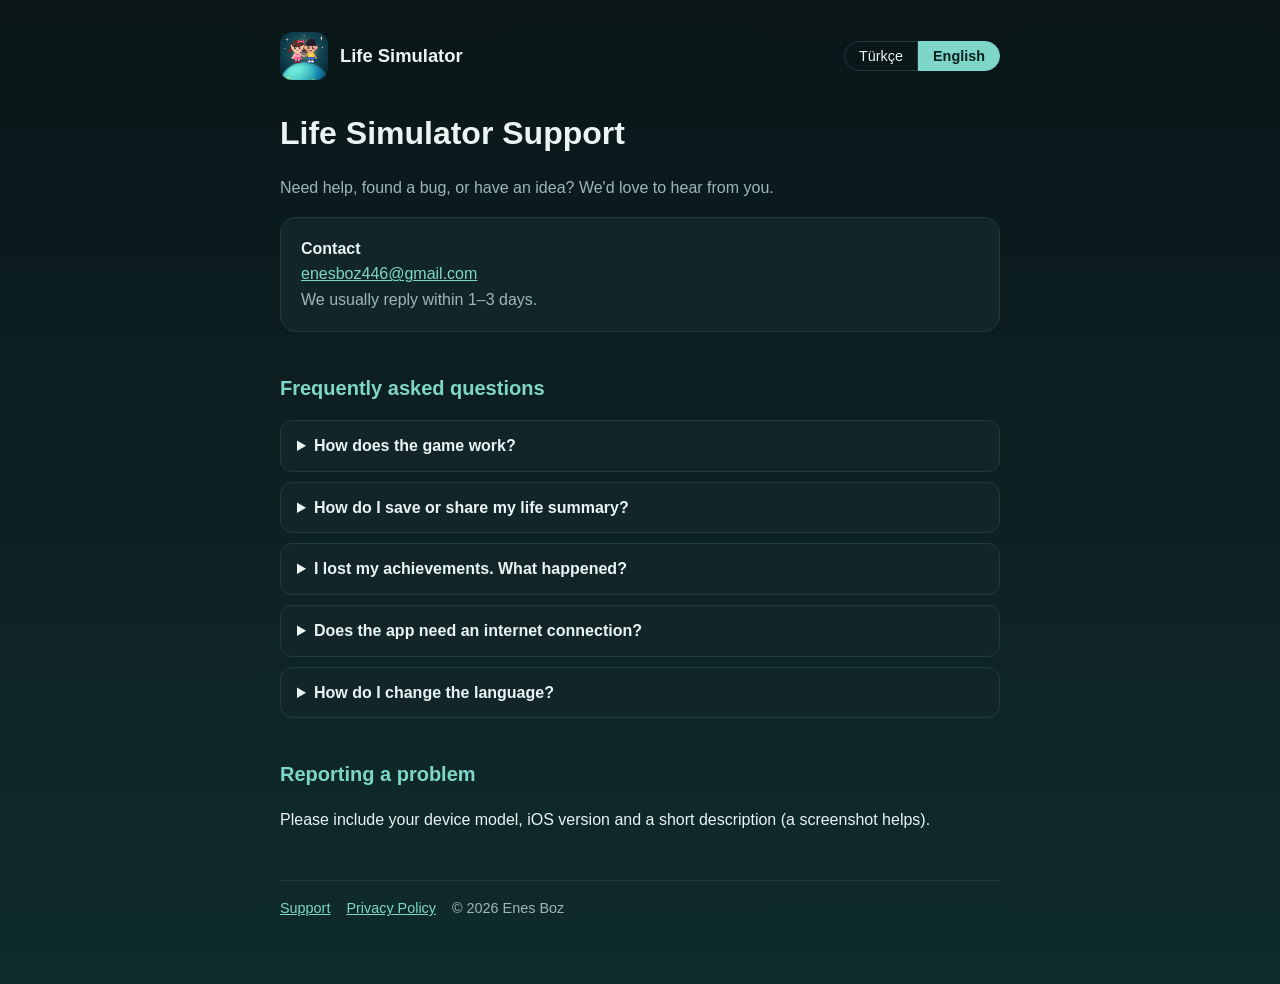
<file: index.html>
<!doctype html><html lang="en"><head><meta charset="utf-8"><meta name="viewport" content="width=device-width,initial-scale=1"><link rel="stylesheet" href="style.css"><script src="lang.js"></script><title>Life Simulator – Support</title><meta name="description" content="Support for Life Simulator: Different Life"></head><body><div class="wrap"><header><div class="brand"><img src="icon.png" alt="" onerror="this.style.display=&quot;none&quot;"><span>Life Simulator</span></div><div class="lang"><button data-set="tr">Türkçe</button><button data-set="en">English</button></div></header>
<h1><span data-l="en">Life Simulator Support</span><span data-l="tr">Life Simulator Destek</span></h1>
<p class="muted"><span data-l="en">Need help, found a bug, or have an idea? We'd love to hear from you.</span><span data-l="tr">Yardıma mı ihtiyacın var, bir hata mı buldun ya da bir fikrin mi var? Bize yazabilirsin.</span></p>
<div class="card"><strong><span data-l="en">Contact</span><span data-l="tr">İletişim</span></strong><br>
<a href="mailto:enesboz446@gmail.com">enesboz446@gmail.com</a><br>
<span class="muted"><span data-l="en">We usually reply within 1–3 days.</span><span data-l="tr">Genellikle 1–3 gün içinde yanıt veriyoruz.</span></span></div>
<h2><span data-l="en">Frequently asked questions</span><span data-l="tr">Sık sorulan sorular</span></h2>
<details><summary><span data-l="en">How does the game work?</span><span data-l="tr">Oyun nasıl işliyor?</span></summary><p><span data-l="en">You are born in a random country, weighted by real population statistics. Your choices, relationships, careers and luck shape your life until the end.</span><span data-l="tr">Gerçek nüfus istatistiklerine göre rastgele bir ülkede doğarsın. Seçimlerin, ilişkilerin, mesleğin ve şansın hayatını sonuna kadar şekillendirir.</span></p></details>
<details><summary><span data-l="en">How do I save or share my life summary?</span><span data-l="tr">Hayat özetimi nasıl kaydeder veya paylaşırım?</span></summary><p><span data-l="en">At the end of a life, open the Life Summary screen and tap "Save as image" or "Share image". Saving needs permission to add photos to your library.</span><span data-l="tr">Hayat bittiğinde Hayat Özeti ekranında "Görsel olarak kaydet" veya "Görseli paylaş" düğmesine dokun. Kaydetmek için galeriye fotoğraf ekleme izni gerekir.</span></p></details>
<details><summary><span data-l="en">I lost my achievements. What happened?</span><span data-l="tr">Başarımlarım kayboldu, ne oldu?</span></summary><p><span data-l="en">Achievements are stored only on your device. Deleting the app or resetting the device removes them, and they cannot be restored.</span><span data-l="tr">Başarımlar yalnızca cihazında saklanır. Uygulamayı silmek veya cihazı sıfırlamak onları siler ve geri getirilemez.</span></p></details>
<details><summary><span data-l="en">Does the app need an internet connection?</span><span data-l="tr">Uygulama internet gerektiriyor mu?</span></summary><p><span data-l="en">No. The game runs fully offline.</span><span data-l="tr">Hayır, oyun tamamen çevrimdışı çalışır.</span></p></details>
<details><summary><span data-l="en">How do I change the language?</span><span data-l="tr">Dili nasıl değiştiririm?</span></summary><p><span data-l="en">Use the Türkçe / English switch on the home screen.</span><span data-l="tr">Ana ekrandaki Türkçe / English anahtarını kullan.</span></p></details>
<h2><span data-l="en">Reporting a problem</span><span data-l="tr">Sorun bildirme</span></h2>
<p><span data-l="en">Please include your device model, iOS version and a short description (a screenshot helps).</span><span data-l="tr">Lütfen cihaz modelini, iOS sürümünü ve kısa bir açıklamayı ekle (ekran görüntüsü yardımcı olur).</span></p>
<footer><a href="index.html"><span data-l="en">Support</span><span data-l="tr">Destek</span></a><a href="privacy.html"><span data-l="en">Privacy Policy</span><span data-l="tr">Gizlilik Politikası</span></a><span>© 2026 Enes Boz</span></footer></div></body></html>
</file>
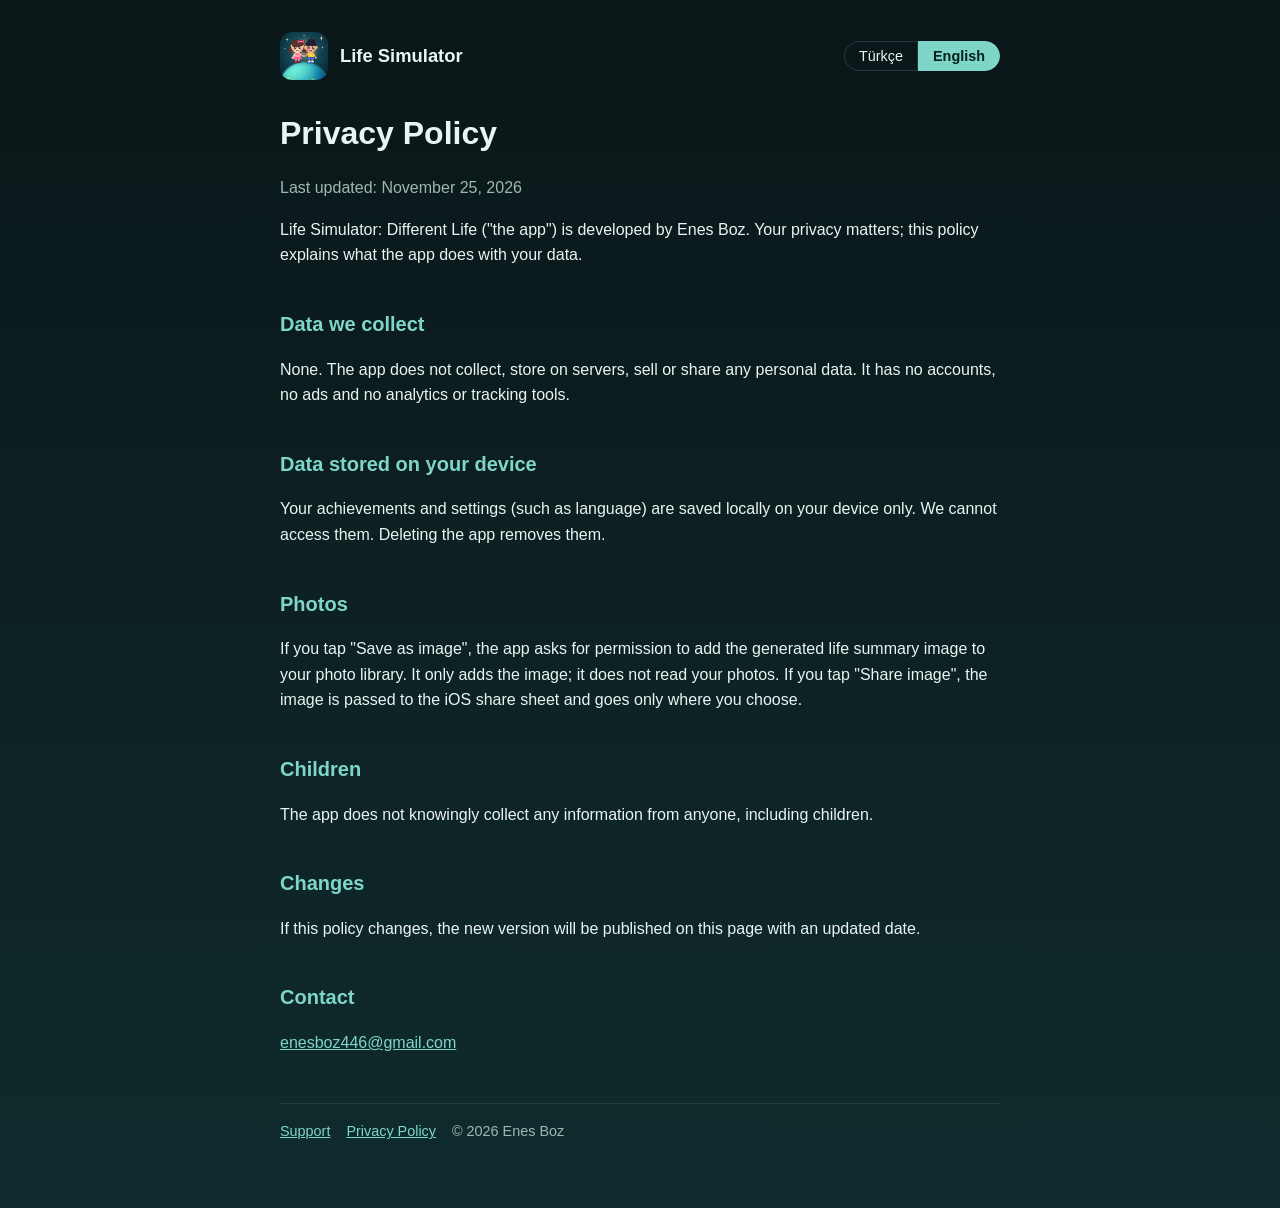
<file: privacy.html>
<!doctype html><html lang="en"><head><meta charset="utf-8"><meta name="viewport" content="width=device-width,initial-scale=1"><link rel="stylesheet" href="style.css"><script src="lang.js"></script><title>Life Simulator – Privacy Policy</title></head><body><div class="wrap"><header><div class="brand"><img src="icon.png" alt="" onerror="this.style.display=&quot;none&quot;"><span>Life Simulator</span></div><div class="lang"><button data-set="tr">Türkçe</button><button data-set="en">English</button></div></header>
<h1><span data-l="en">Privacy Policy</span><span data-l="tr">Gizlilik Politikası</span></h1>
<p class="muted"><span data-l="en">Last updated: November 25, 2026</span><span data-l="tr">Son güncelleme: 25 Kasım 2026</span></p>
<div data-l="en">
<p>Life Simulator: Different Life ("the app") is developed by Enes Boz. Your privacy matters; this policy explains what the app does with your data.</p>
<h2>Data we collect</h2><p>None. The app does not collect, store on servers, sell or share any personal data. It has no accounts, no ads and no analytics or tracking tools.</p>
<h2>Data stored on your device</h2><p>Your achievements and settings (such as language) are saved locally on your device only. We cannot access them. Deleting the app removes them.</p>
<h2>Photos</h2><p>If you tap "Save as image", the app asks for permission to add the generated life summary image to your photo library. It only adds the image; it does not read your photos. If you tap "Share image", the image is passed to the iOS share sheet and goes only where you choose.</p>
<h2>Children</h2><p>The app does not knowingly collect any information from anyone, including children.</p>
<h2>Changes</h2><p>If this policy changes, the new version will be published on this page with an updated date.</p>
<h2>Contact</h2><p><a href="mailto:enesboz446@gmail.com">enesboz446@gmail.com</a></p>
</div>
<div data-l="tr">
<p>Life Simulator: Different Life ("uygulama") Enes Boz tarafından geliştirilmiştir. Bu politika, uygulamanın verilerinle ne yaptığını açıklar.</p>
<h2>Topladığımız veriler</h2><p>Hiçbiri. Uygulama kişisel veri toplamaz, sunucularda saklamaz, satmaz veya paylaşmaz. Hesap, reklam, analitik veya takip aracı yoktur.</p>
<h2>Cihazında saklanan veriler</h2><p>Başarımların ve ayarların (dil gibi) yalnızca cihazında yerel olarak saklanır. Bunlara erişemeyiz. Uygulamayı silmek onları siler.</p>
<h2>Fotoğraflar</h2><p>"Görsel olarak kaydet" düğmesine dokunursan uygulama, oluşturulan hayat özeti görselini galerine eklemek için izin ister. Yalnızca görsel ekler; fotoğraflarını okumaz. "Görseli paylaş" dersen görsel iOS paylaşım menüsüne gider ve yalnızca senin seçtiğin yere iletilir.</p>
<h2>Çocuklar</h2><p>Uygulama çocuklar dahil hiç kimseden bilerek bilgi toplamaz.</p>
<h2>Değişiklikler</h2><p>Politika değişirse yeni sürüm güncellenmiş tarihle bu sayfada yayınlanır.</p>
<h2>İletişim</h2><p><a href="mailto:enesboz446@gmail.com">enesboz446@gmail.com</a></p>
</div>
<footer><a href="index.html"><span data-l="en">Support</span><span data-l="tr">Destek</span></a><a href="privacy.html"><span data-l="en">Privacy Policy</span><span data-l="tr">Gizlilik Politikası</span></a><span>© 2026 Enes Boz</span></footer></div></body></html>
</file>
<file: style.css>
:root{--bg:#0b1618;--card:#12262a;--text:#eaf4f2;--muted:#9db8b4;--accent:#7ed6c8;--line:#1f3b3f}
*{box-sizing:border-box}
body{margin:0;font-family:-apple-system,BlinkMacSystemFont,"Segoe UI",Roboto,Helvetica,Arial,sans-serif;background:linear-gradient(180deg,#0a1618,#123436 140%);color:var(--text);line-height:1.6;min-height:100vh}
.wrap{max-width:760px;margin:0 auto;padding:32px 20px 64px}
header{display:flex;align-items:center;justify-content:space-between;gap:12px;margin-bottom:28px}
.brand{display:flex;align-items:center;gap:12px;font-weight:700;font-size:1.15rem}
.brand img{width:48px;height:48px;border-radius:12px}
.lang button{background:transparent;color:var(--text);border:1px solid var(--line);padding:6px 14px;cursor:pointer;font-size:.9rem}
.lang button:first-child{border-radius:999px 0 0 999px}.lang button:last-child{border-radius:0 999px 999px 0}
.lang button.on{background:var(--accent);color:#06201c;border-color:var(--accent);font-weight:600}
h1{font-size:2rem;margin:.2em 0}h2{font-size:1.25rem;margin-top:2em;color:var(--accent)}
p,li{color:var(--text)}.muted{color:var(--muted)}
.card{background:var(--card);border:1px solid var(--line);border-radius:16px;padding:18px 20px;margin:14px 0}
a{color:var(--accent)}
details{background:var(--card);border:1px solid var(--line);border-radius:12px;padding:12px 16px;margin:10px 0}
summary{cursor:pointer;font-weight:600}
footer{margin-top:48px;padding-top:16px;border-top:1px solid var(--line);color:var(--muted);font-size:.9rem;display:flex;flex-wrap:wrap;gap:16px}
[data-l]{display:none}html[lang=en] [data-l=en],html[lang=tr] [data-l=tr]{display:revert}
</file>
